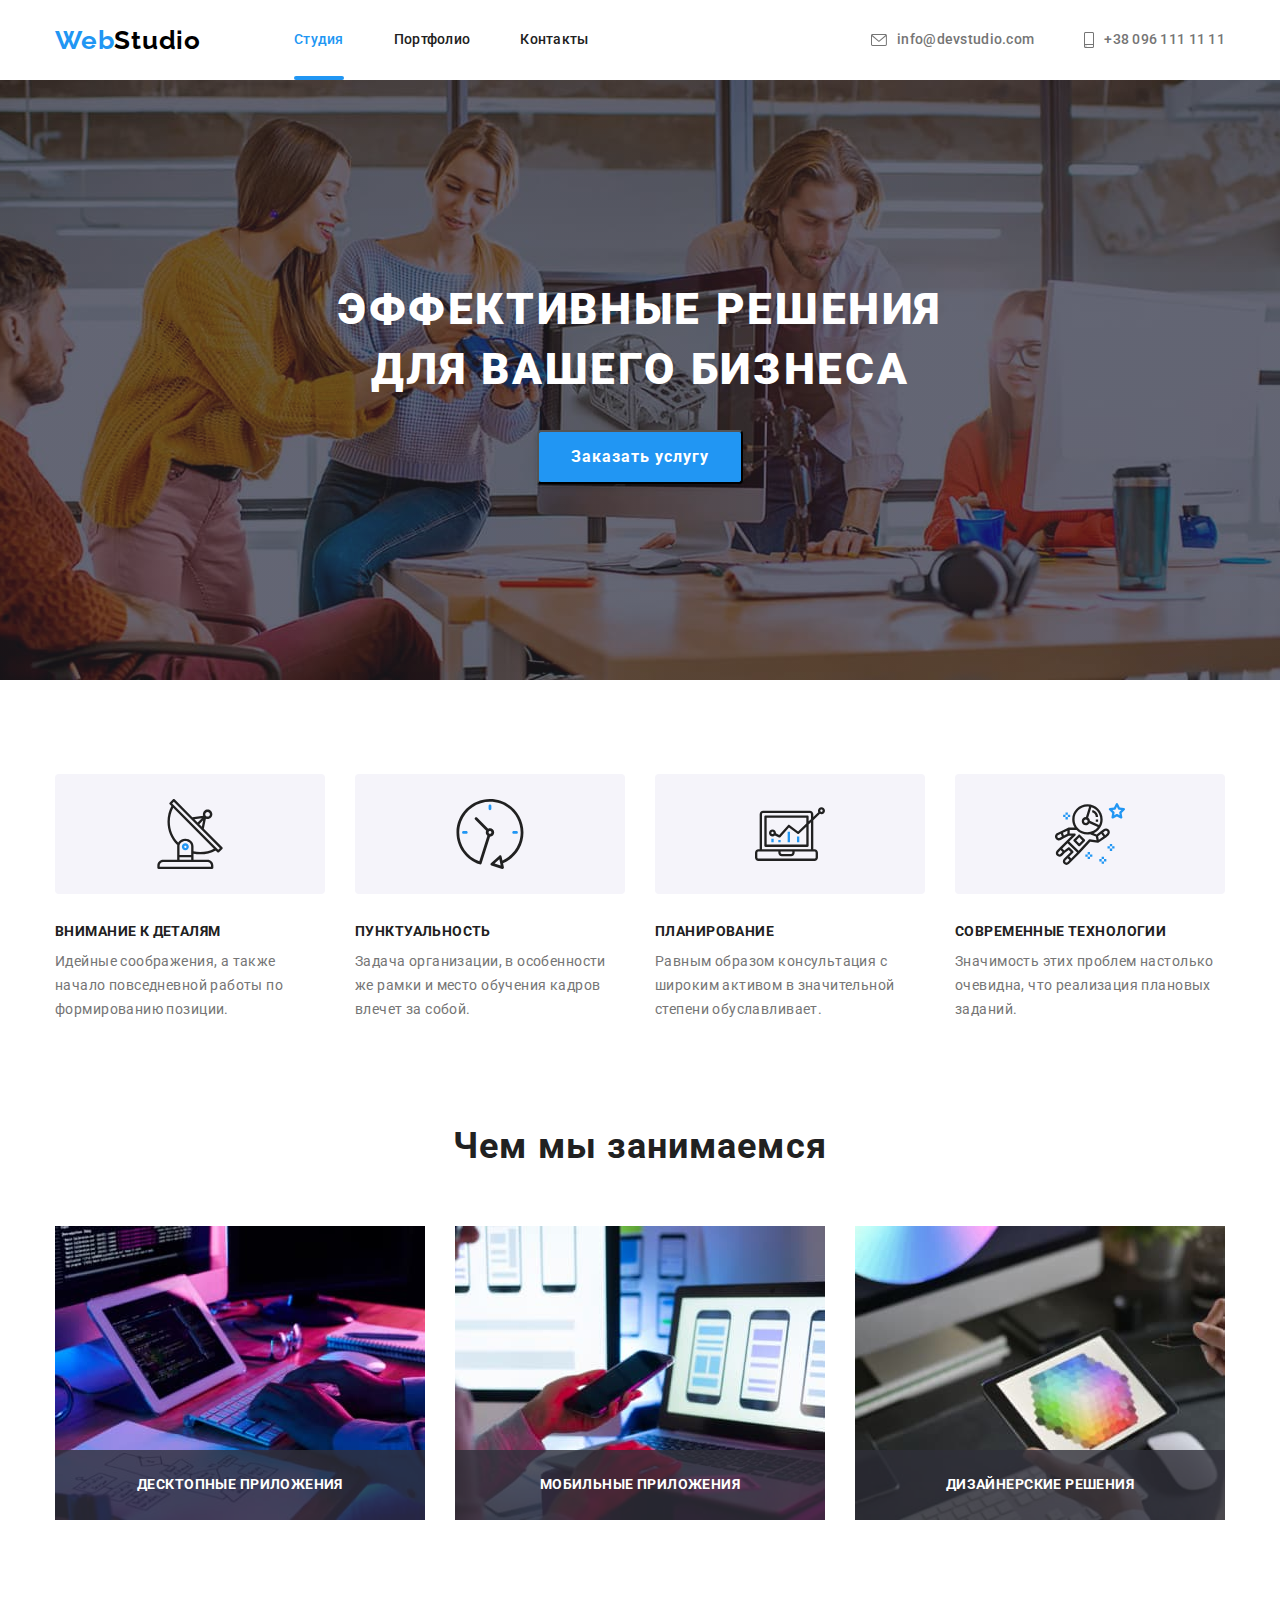
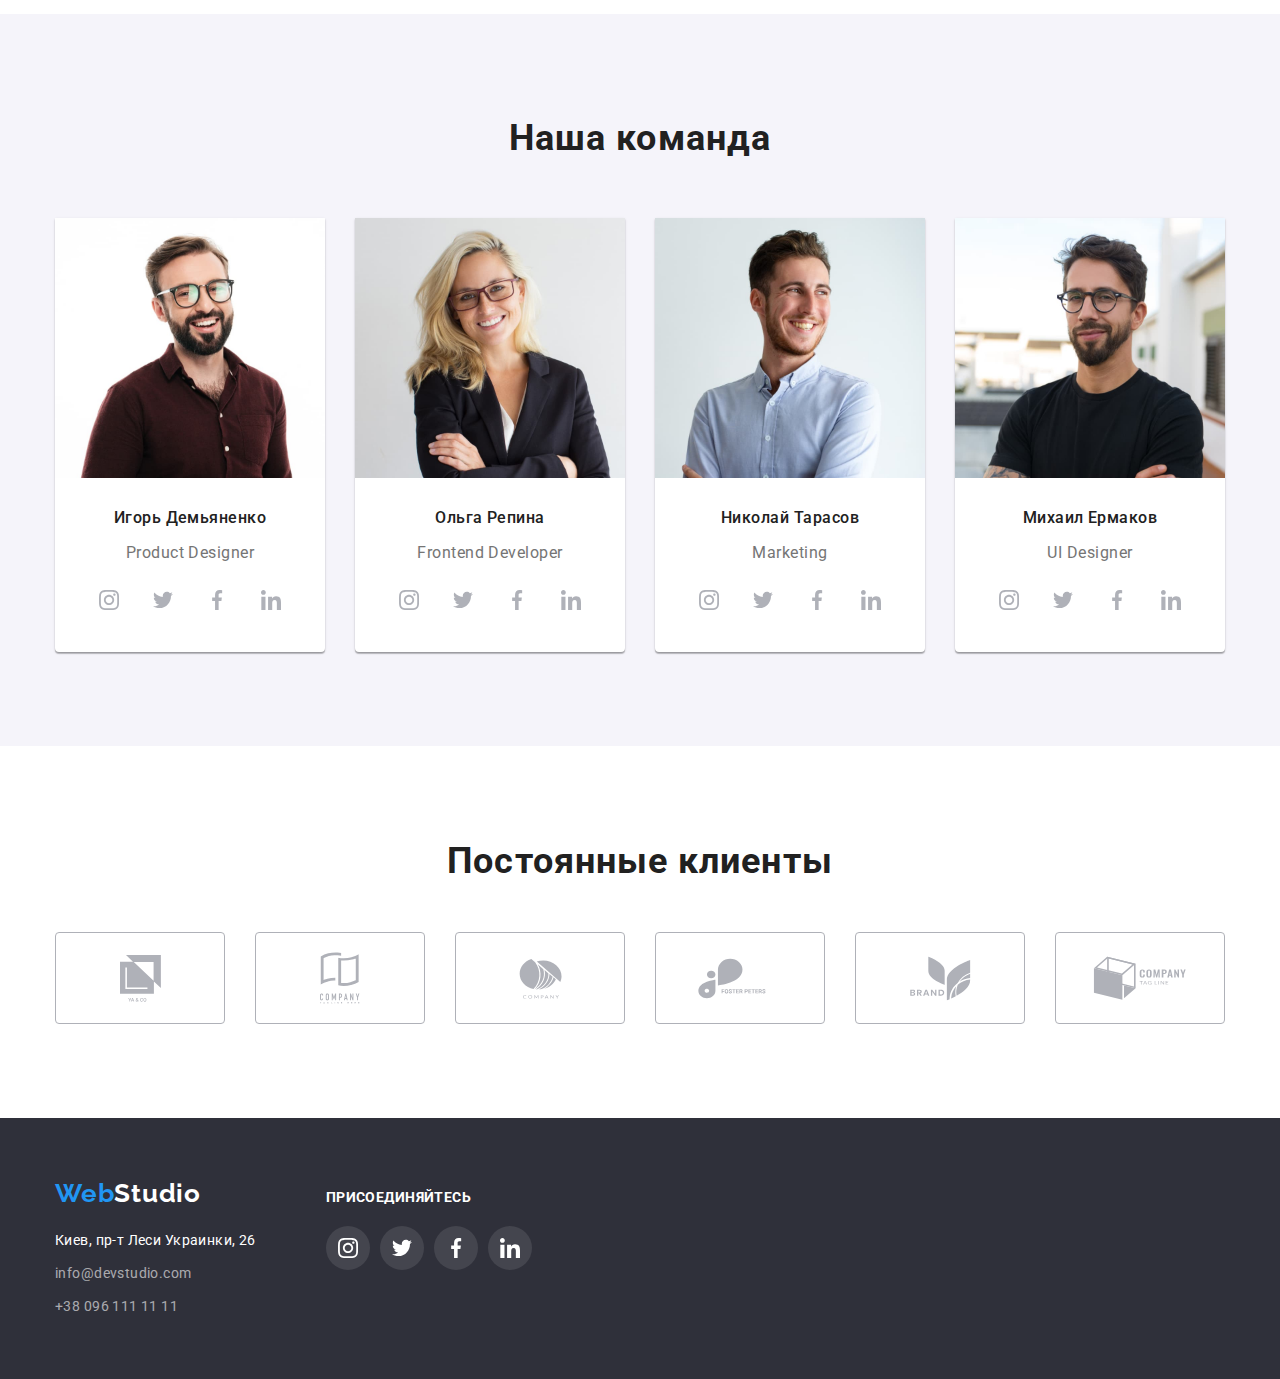
<file: index.html>
<!DOCTYPE html>
<html lang="en">
  <head>
    <meta charset="UTF-8" />
    <meta http-equiv="X-UA-Compatible" content="IE=edge" />
    <meta name="viewport" content="width=device-width, initial-scale=1.0" />
    <title>Document</title>
    <link
      rel="stylesheet"
      href="https://cdnjs.cloudflare.com/ajax/libs/modern-normalize/1.1.0/modern-normalize.min.css"
      integrity="sha512-wpPYUAdjBVSE4KJnH1VR1HeZfpl1ub8YT/NKx4PuQ5NmX2tKuGu6U/JRp5y+Y8XG2tV+wKQpNHVUX03MfMFn9Q=="
      crossorigin="anonymous"
      referrerpolicy="no-referrer"
    />
    <link rel="preconnect" href="https://fonts.googleapis.com" />
    <link rel="preconnect" href="https://fonts.gstatic.com" crossorigin />
    <link href="https://fonts.googleapis.com/css2?family=Raleway:wght@700&family=Roboto:wght@400;500;700;900&display=swap" rel="stylesheet" />
    <link rel="stylesheet" href="https://cdnjs.cloudflare.com/ajax/libs/modern-normalize/1.1.0/modern-normalize.min.css" />
    <link rel="stylesheet" href="./css/styles.css" />
  </head>
  <body class="body">
    <!-- шапка -->
    <header class="header-index">
      <div class="container head-content-index">
        <nav class="header-navigation">
          <a href="./index.html" class="heder-logo-stydio link logo"><span class="heder-logo-web logo">Web</span>Studio</a>
          <ul class="heder-nav-list list">
            <li class="heder-nav-item"><a href="./index.html" class="heder-nav-link link current">Студия</a></li>
            <li class="heder-nav-item"><a href="./portfolio.html" class="heder-nav-link link">Портфолио</a></li>
            <li class="heder-nav-item"><a href="" class="heder-nav-link link">Контакты</a></li>
          </ul>
        </nav>
        <ul class="heder-contacts-list list">
          <li class="heder-contacts-item">
            <a href="mailto:info@devstudio.com" class="heder-contacts-link link">
              <svg class="heder-contacts-icon" width="16" height="12">
                <use href="./images/icons.svg#icon-emeil"></use>
              </svg>
              info@devstudio.com</a
            >
          </li>
          <li class="heder-contacts-item">
            <a href="tel:+380961111111" class="heder-contacts-link link"
              ><svg class="heder-contacts-icon" width="10" height="16">
                <use href="./images/icons.svg#icon-smartphone"></use>
              </svg>
              +38 096 111 11 11</a
            >
          </li>
        </ul>
      </div>
    </header>
    <main>
      <!--Прев'ю сайту-->
      <section class="hero hero-background">
        <div class="container">
          <h1 class="hero-title">Эффективные решения для вашего бизнеса</h1>
          <button type="button" class="hero-button" data-modal-open>Заказать услугу</button>
        </div>
      </section>
      <!-- Переваги сайту -->
      <section class="advantage">
        <div class="container">
          <ul class="advantage-list list">
            <li class="advantage-list-item">
              <div class="advantage-list-rectangle">
                <svg class="advantage-list-rectangle-icon">
                  <use href="./images/icons.svg#icon-antenna"></use>
                </svg>
              </div>
              <h3 class="advantage-list-subtitle">Внимание к деталям</h3>
              <p class="advantage-list-text">Идейные соображения, а также начало повседневной работы по формированию позиции.</p>
            </li>
            <li class="advantage-list-item">
              <div class="advantage-list-rectangle">
                <svg class="advantage-list-rectangle-icon">
                  <use href="./images/icons.svg#icon-clock"></use>
                </svg>
              </div>
              <h3 class="advantage-list-subtitle">Пунктуальность</h3>
              <p class="advantage-list-text">Задача организации, в особенности же рамки и место обучения кадров влечет за собой.</p>
            </li>
            <li class="advantage-list-item">
              <div class="advantage-list-rectangle">
                <svg class="advantage-list-rectangle-icon">
                  <use href="./images/icons.svg#icon-diagram"></use>
                </svg>
              </div>
              <h3 class="advantage-list-subtitle">Планирование</h3>
              <p class="advantage-list-text">Равным образом консультация с широким активом в значительной степени обуславливает.</p>
            </li>
            <li class="advantage-list-item">
              <div class="advantage-list-rectangle">
                <svg class="advantage-list-rectangle-icon">
                  <use href="./images/icons.svg#icon-astronaut"></use>
                </svg>
              </div>
              <h3 class="advantage-list-subtitle">Современные технологии</h3>
              <p class="advantage-list-text">Значимость этих проблем настолько очевидна, что реализация плановых заданий.</p>
            </li>
          </ul>
        </div>
      </section>
      <!--Чим ми займаємось -->
      <section class="our-work">
        <div class="container">
          <h2 class="our-work-title">Чем мы занимаемся</h2>
          <ul class="our-work-list list">
            <li class="our-work-list-item">
              <div class="our-work-list-foto">
                <img src="./images/naborinfo.jpg" alt="Набор информации на клавиатуре" width="370" height="294" />
                <h3 class="our-work-list-text">Десктопные приложения</h3>
              </div>
            </li>
            <li class="our-work-list-item">
              <div class="our-work-list-foto">
                <img src="./images/podborstylia.jpg" alt="Разработка на ноутбуке мобильных интерфейсов" width="370" height="294" />
                <h3 class="our-work-list-text">Мобильные приложения</h3>
              </div>
            </li>
            <li class="our-work-list-item">
              <div class="our-work-list-foto">
                <img src="./images/proverkairaskraska.jpg" alt="Цветовая гамма на планшете" width="370" height="294" />
                <h3 class="our-work-list-text">Дизайнерские решения</h3>
              </div>
            </li>
          </ul>
        </div>
      </section>
      <!-- Склад команди  -->
      <section class="team">
        <div class="container">
          <h2 class="team-title">Наша команда</h2>
          <ul class="team-list list">
            <li class="team-list-item">
              <div class="team-list-foto foto"><img src="./images/fotoigor.jpg" alt="Фото Игоря" width="270" height="260" /></div>
              <div class="team-list-abouttext">
                <h3 class="team-list-subtitle">Игорь Демьяненко</h3>
                <p lang="en" class="team-list-text">Product Designer</p>
                <ul class="team-list-icon list">
                  <li class="team-list-icon-item">
                    <a href="" class="team-list-icon-link link">
                      <svg class="team-icon" width="20" height="20">
                        <use href="./images/icons.svg#icon-instagram"></use>
                      </svg>
                    </a>
                  </li>
                  <li class="team-list-icon-item">
                    <a href="" class="team-list-icon-link link">
                      <svg class="team-icon" width="20" height="20">
                        <use href="./images/icons.svg#icon-twitter"></use>
                      </svg>
                    </a>
                  </li>
                  <li class="team-list-icon-item">
                    <a href="" class="team-list-icon-link link">
                      <svg class="team-icon" width="20" height="20">
                        <use href="./images/icons.svg#icon-facebook"></use>
                      </svg>
                    </a>
                  </li>
                  <li class="team-list-icon-item">
                    <a href="" class="team-list-icon-link link">
                      <svg class="team-icon" width="20" height="20">
                        <use href="./images/icons.svg#icon-linkedin"></use>
                      </svg>
                    </a>
                  </li>
                </ul>
              </div>
            </li>
            <li class="team-list-item">
              <div class="team-list-foto foto"><img src="./images/fotoolga.jpg" alt="Фото Ольги" width="270" height="260" /></div>
              <div class="team-list-abouttext">
                <h3 class="team-list-subtitle">Ольга Репина</h3>
                <p lang="en" class="team-list-text">Frontend Developer</p>
                <ul class="team-list-icon list">
                  <li class="team-list-icon-item">
                    <a href="" class="team-list-icon-link link">
                      <svg class="team-icon" width="20" height="20">
                        <use href="./images/icons.svg#icon-instagram"></use>
                      </svg>
                    </a>
                  </li>
                  <li class="team-list-icon-item">
                    <a href="" class="team-list-icon-link link">
                      <svg class="team-icon" width="20" height="20">
                        <use href="./images/icons.svg#icon-twitter"></use>
                      </svg>
                    </a>
                  </li>
                  <li class="team-list-icon-item">
                    <a href="" class="team-list-icon-link link">
                      <svg class="team-icon" width="20" height="20">
                        <use href="./images/icons.svg#icon-facebook"></use>
                      </svg>
                    </a>
                  </li>
                  <li class="team-list-icon-item">
                    <a href="" class="team-list-icon-link link">
                      <svg class="team-icon" width="20" height="20">
                        <use href="./images/icons.svg#icon-linkedin"></use>
                      </svg>
                    </a>
                  </li>
                </ul>
              </div>
            </li>
            <li class="team-list-item">
              <div class="team-list-foto foto"><img src="./images/fotonicolay.jpg" alt="Фото Николая" width="270" height="260" /></div>
              <div class="team-list-abouttext">
                <h3 class="team-list-subtitle">Николай Тарасов</h3>
                <p lang="en" class="team-list-text">Marketing</p>
                <ul class="team-list-icon list">
                  <li class="team-list-icon-item">
                    <a href="" class="team-list-icon-link link">
                      <svg class="team-icon" width="20" height="20">
                        <use href="./images/icons.svg#icon-instagram"></use>
                      </svg>
                    </a>
                  </li>
                  <li class="team-list-icon-item">
                    <a href="" class="team-list-icon-link link">
                      <svg class="team-icon" width="20" height="20">
                        <use href="./images/icons.svg#icon-twitter"></use>
                      </svg>
                    </a>
                  </li>
                  <li class="team-list-icon-item">
                    <a href="" class="team-list-icon-link link">
                      <svg class="team-icon" width="20" height="20">
                        <use href="./images/icons.svg#icon-facebook"></use>
                      </svg>
                    </a>
                  </li>
                  <li class="team-list-icon-item">
                    <a href="" class="team-list-icon-link link">
                      <svg class="team-icon" width="20" height="20">
                        <use href="./images/icons.svg#icon-linkedin"></use>
                      </svg>
                    </a>
                  </li>
                </ul>
              </div>
            </li>
            <li class="team-list-item">
              <div class="team-list-foto foto"><img src="./images/fotomisha.jpg" alt="Фото Михаила" width="270" height="260" /></div>
              <div class="team-list-abouttext">
                <h3 class="team-list-subtitle">Михаил Ермаков</h3>
                <p lang="en" class="team-list-text">UI Designer</p>
                <ul class="team-list-icon list">
                  <li class="team-list-icon-item">
                    <a href="" class="team-list-icon-link link">
                      <svg class="team-icon" width="20" height="20">
                        <use href="./images/icons.svg#icon-instagram"></use>
                      </svg>
                    </a>
                  </li>
                  <li class="team-list-icon-item">
                    <a href="" class="team-list-icon-link link">
                      <svg class="team-icon" width="20" height="20">
                        <use href="./images/icons.svg#icon-twitter"></use>
                      </svg>
                    </a>
                  </li>
                  <li class="team-list-icon-item">
                    <a href="" class="team-list-icon-link link">
                      <svg class="team-icon" width="20" height="20">
                        <use href="./images/icons.svg#icon-facebook"></use>
                      </svg>
                    </a>
                  </li>
                  <li class="team-list-icon-item">
                    <a href="" class="team-list-icon-link link">
                      <svg class="team-icon" width="20" height="20">
                        <use href="./images/icons.svg#icon-linkedin"></use>
                      </svg>
                    </a>
                  </li>
                </ul>
              </div>
            </li>
          </ul>
        </div>
      </section>
      <!-- Клиенты  -->
      <section class="clients">
        <div class="container">
          <h2 class="clients-title">Постоянные клиенты</h2>
          <ul class="clients-list list">
            <li class="clients-list-item">
              <a href="" class="clients-list-link link">
                <svg class="clients-list-link-icon" width="41" height="47">
                  <use href="./images/icons.svg#icon-group1"></use>
                </svg>
              </a>
            </li>
            <li class="clients-list-item">
              <a href="" class="clients-list-link link">
                <svg class="clients-list-link-icon" width="40" height="52">
                  <use href="./images/icons.svg#icon-group2"></use>
                </svg>
              </a>
            </li>
            <li class="clients-list-item">
              <a href="" class="clients-list-link link">
                <svg class="clients-list-link-icon" width="43" height="41">
                  <use href="./images/icons.svg#icon-group3"></use>
                </svg>
              </a>
            </li>
            <li class="clients-list-item">
              <a href="" class="clients-list-link link">
                <svg class="clients-list-link-icon" width="84" height="41">
                  <use href="./images/icons.svg#icon-group4"></use>
                </svg>
              </a>
            </li>
            <li class="clients-list-item">
              <a href="" class="clients-list-link link">
                <svg class="clients-list-link-icon" width="63" height="45">
                  <use href="./images/icons.svg#icon-group5"></use>
                </svg>
              </a>
            </li>
            <li class="clients-list-item">
              <a href="" class="clients-list-link link">
                <svg class="clients-list-link-icon" width="94" height="44">
                  <use href="./images/icons.svg#icon-group6"></use>
                </svg>
              </a>
            </li>
          </ul>
        </div>
      </section>
    </main>
    <!-- Підвал -->
    <footer class="footer">
      <div class="container foot-content">
        <div class="foot-content-addres">
          <a href="./index.html" class="footer-logo-stydio link logo"><span class="footer-logo-web logo">Web</span>Studio</a>
          <address>
            <ul class="footer-list list">
              <li class="footer-list-item">
                <a href="https://goo.gl/maps/xSZYq1oX6aC3uce56" target="_blank" rel="noreferrer noopener" class="footer-list-link-addres link"
                  >Киев, пр-т Леси Украинки, 26</a
                >
              </li>
              <li class="footer-list-item"><a href="mailto:info@devstudio.com" class="footer-contacts-link link">info@devstudio.com</a></li>
              <li class="footer-list-item"><a href="tel:+380961111111" class="footer-contacts-link link">+38 096 111 11 11</a></li>
            </ul>
          </address>
        </div>
        <div class="foot-content-socset">
          <h3 class="foot-content-socset-title">присоединяйтесь</h3>
          <ul class="foot-socset-list list">
            <li class="foot-socset-list-item">
              <a href="" class="foot-socset-list-item-link link">
                <svg class="foot-socset-icon" width="20" height="20">
                  <use href="./images/icons.svg#icon-instagram"></use>
                </svg>
              </a>
            </li>
            <li class="foot-socset-list-item">
              <a href="" class="foot-socset-list-item-link link">
                <svg class="foot-socset-icon" width="20" height="20">
                  <use href="./images/icons.svg#icon-twitter"></use>
                </svg>
              </a>
            </li>
            <li class="foot-socset-list-item">
              <a href="" class="foot-socset-list-item-link link">
                <svg class="foot-socset-icon" width="20" height="20">
                  <use href="./images/icons.svg#icon-facebook"></use>
                </svg>
              </a>
            </li>
            <li class="foot-socset-list-item">
              <a href="" class="foot-socset-list-item-link link">
                <svg class="foot-socset-icon" width="20" height="20">
                  <use href="./images/icons.svg#icon-linkedin"></use>
                </svg>
              </a>
            </li>
          </ul>
        </div>
      </div>
    </footer>
    <div class="backdrop is-hidden" data-modal>
      <div class="modal">
        <button type="button" class="modal-close" data-modal-close>
          <svg class="modal-close-x" width="18" height="18">
            <use href="./images/icons.svg#icon-vector_x"></use>
          </svg>
        </button>
      </div>
    </div>
    <script src="./js/modal.js"></script>
  </body>
</html>
</file>
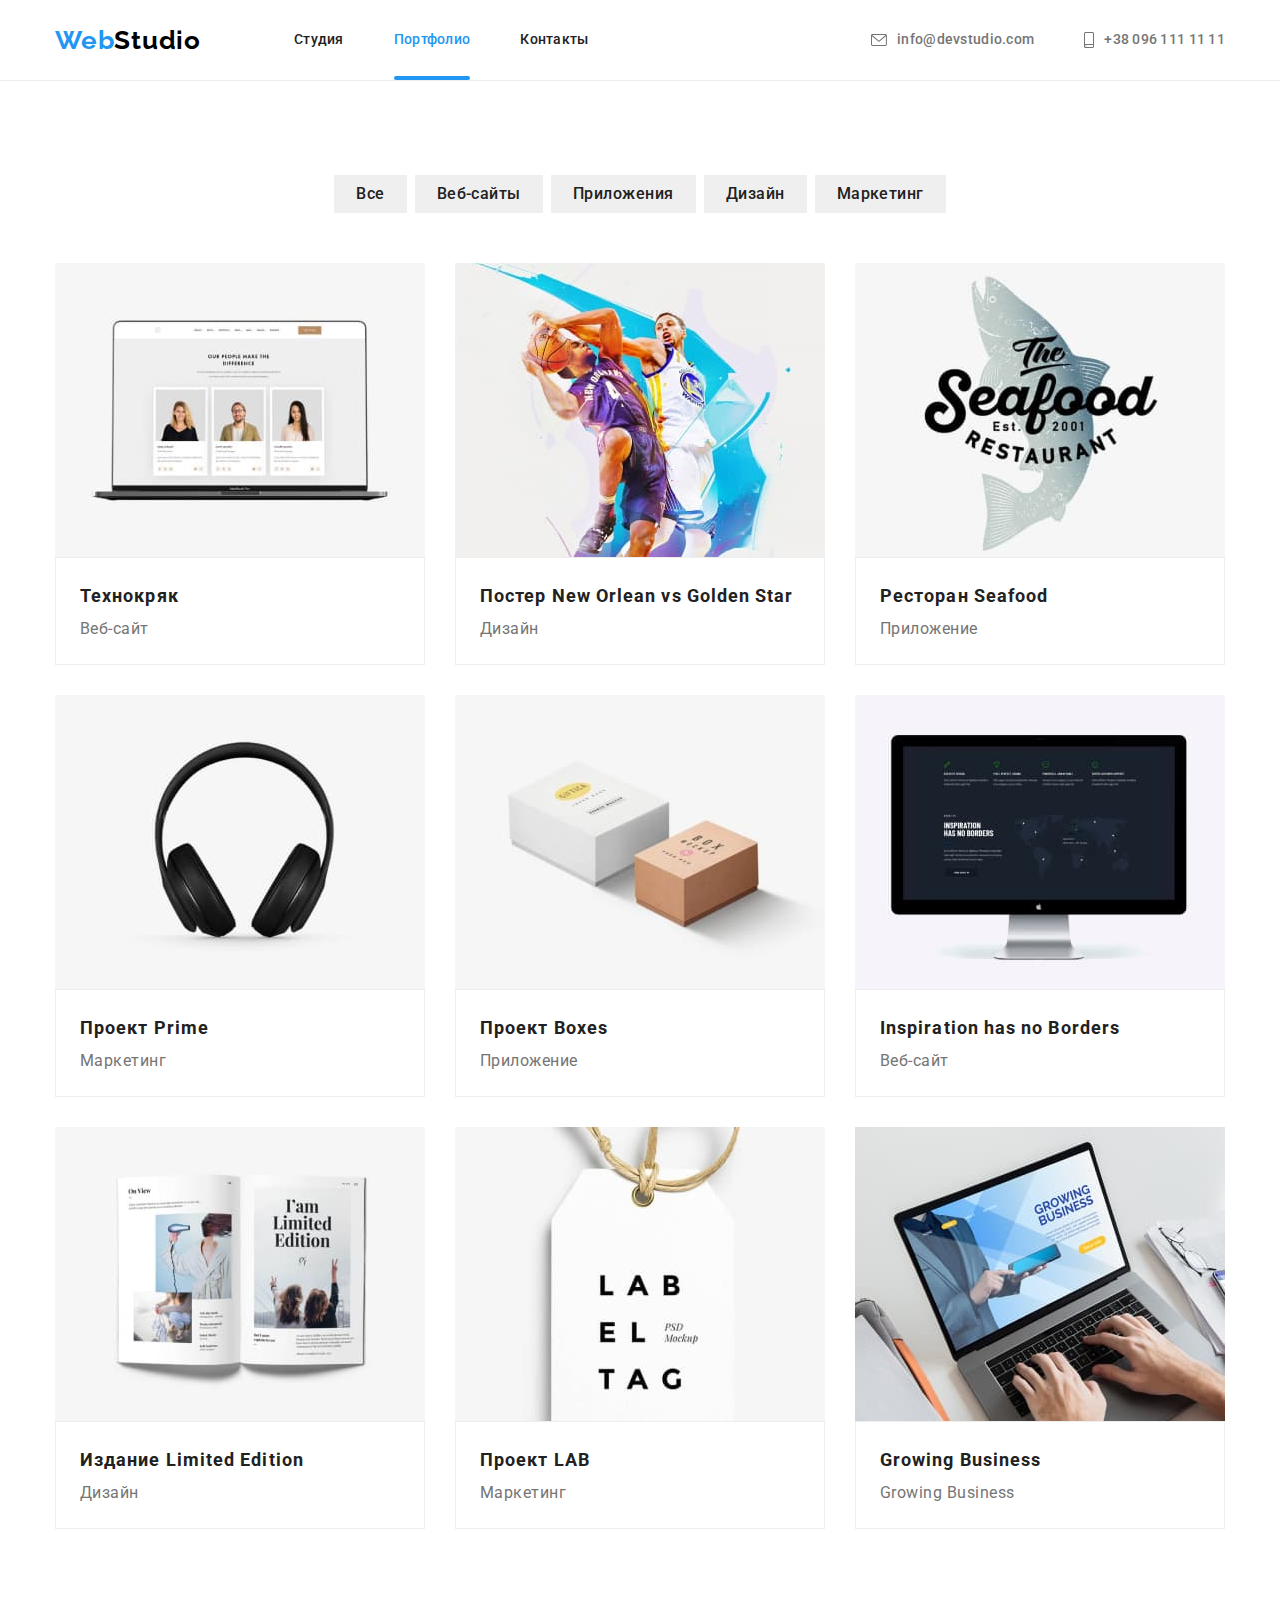
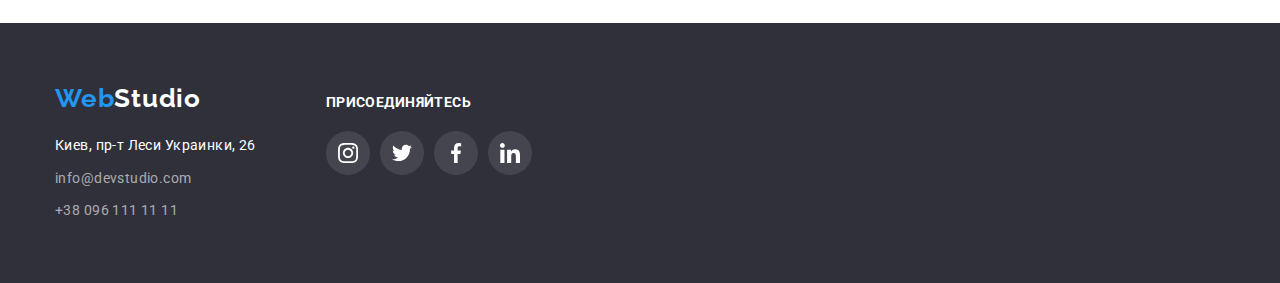
<file: portfolio.html>
<!DOCTYPE html>
<html lang="ru">
  <head>
    <meta charset="UTF-8" />
    <meta http-equiv="X-UA-Compatible" content="IE=edge" />
    <meta name="viewport" content="width=device-width, initial-scale=1.0" />
    <title>Document</title>
    <link
      rel="stylesheet"
      href="https://cdnjs.cloudflare.com/ajax/libs/modern-normalize/1.1.0/modern-normalize.min.css"
      integrity="sha512-wpPYUAdjBVSE4KJnH1VR1HeZfpl1ub8YT/NKx4PuQ5NmX2tKuGu6U/JRp5y+Y8XG2tV+wKQpNHVUX03MfMFn9Q=="
      crossorigin="anonymous"
      referrerpolicy="no-referrer"
    />
    <link rel="preconnect" href="https://fonts.googleapis.com" />
    <link rel="preconnect" href="https://fonts.gstatic.com" crossorigin />
    <link href="https://fonts.googleapis.com/css2?family=Raleway:wght@700&family=Roboto:wght@400;500;700;900&display=swap" rel="stylesheet" />
    <link rel="stylesheet" href="https://cdnjs.cloudflare.com/ajax/libs/modern-normalize/1.1.0/modern-normalize.min.css" />
    <link rel="stylesheet" href="./css/styles.css" />
  </head>
  <body class="body">
    <!-- шапка -->
    <header class="header">
      <div class="container head-content-index">
        <nav class="header-navigation">
          <a href="./index.html" class="heder-logo-stydio link logo"><span class="heder-logo-web logo">Web</span>Studio</a>
          <ul class="heder-nav-list list">
            <li class="heder-nav-item"><a href="./index.html" class="heder-nav-link link">Студия</a></li>
            <li class="heder-nav-item"><a href="./portfolio.html" class="heder-nav-link link current">Портфолио</a></li>
            <li class="heder-nav-item"><a href="" class="heder-nav-link link">Контакты</a></li>
          </ul>
        </nav>
        <ul class="heder-contacts-list list">
          <li class="heder-contacts-item">
            <a href="mailto:info@devstudio.com" class="heder-contacts-link link">
              <svg class="heder-contacts-icon" width="16" height="12">
                <use href="./images/icons.svg#icon-emeil"></use>
              </svg>
              info@devstudio.com</a
            >
          </li>
          <li class="heder-contacts-item">
            <a href="tel:+380961111111" class="heder-contacts-link link"
              ><svg class="heder-contacts-icon" width="10" height="16">
                <use href="./images/icons.svg#icon-smartphone"></use>
              </svg>
              +38 096 111 11 11</a
            >
          </li>
        </ul>
      </div>
    </header>
    <main>
      <!-- Фільтра та фото сторінки -->
      <section class="portfolio">
        <div class="container">
          <h1 class="hero-title-portfolio visually-hidden">Портфолио</h1>
          <h2 class="portfolio-title visually-hidden">Фильтр та фото портфолио</h2>
          <ul class="portfolio-list-btn list">
            <li class="portfolio-list-btn-item">
              <button type="button" class="portfolio-list-buton">Все</button>
            </li>
            <li class="portfolio-list-btn-item">
              <button type="button" class="portfolio-list-buton">Веб-сайты</button>
            </li>
            <li class="portfolio-list-btn-item">
              <button type="button" class="portfolio-list-buton">Приложения</button>
            </li>
            <li class="portfolio-list-btn-item">
              <button type="button" class="portfolio-list-buton">Дизайн</button>
            </li>
            <li class="portfolio-list-btn-item">
              <button type="button" class="portfolio-list-buton">Маркетинг</button>
            </li>
          </ul>
          <ul class="examples-list list">
            <li class="examples-list-item">
              <a href="" class="examples-list-link link">
                <div class="examples-list-foto">
                  <img src="./images/users.jpg" alt="Фото пользователей" width="370" height="294" />
                  <div class="examples-list-overlay">
                    <p class="examples-list-foto-text">
                      Технокряк это современная площадка распространения коронавируса. Компании используют эту платформу для цифрового шпионажа и атак
                      на защищённые сервера конкурентов.
                    </p>
                  </div>
                </div>
                <div class="examples-list-abouttext">
                  <h3 class="examples-list-subtitle">Технокряк</h3>
                  <p class="examples-list-text">Веб-сайт</p>
                </div>
              </a>
            </li>
            <li class="examples-list-item">
              <a href="" class="examples-list-link link">
                <div class="examples-list-foto">
                  <img src="./images/poster.jpg" alt="Два игрока баскетбола" width="370" height="294" />
                  <div class="examples-list-overlay">
                    <p class="examples-list-foto-text">
                      Технокряк это современная площадка распространения коронавируса. Компании используют эту платформу для цифрового шпионажа и атак
                      на защищённые сервера конкурентов.
                    </p>
                  </div>
                </div>
                <div class="examples-list-abouttext">
                  <h3 class="examples-list-subtitle">Постер New Orlean vs Golden Star</h3>
                  <p class="examples-list-text">Дизайн</p>
                </div>
              </a>
            </li>
            <li class="examples-list-item">
              <a href="" class="examples-list-link link">
                <div class="examples-list-foto">
                  <img src="./images/logorestaurant.jpg" alt="Логотип ресторана" width="370" height="294" />
                  <div class="examples-list-overlay">
                    <p class="examples-list-foto-text">
                      Технокряк это современная площадка распространения коронавируса. Компании используют эту платформу для цифрового шпионажа и атак
                      на защищённые сервера конкурентов.
                    </p>
                  </div>
                </div>
                <div class="examples-list-abouttext">
                  <h3 class="examples-list-subtitle">Ресторан Seafood</h3>
                  <p class="examples-list-text">Приложение</p>
                </div>
              </a>
            </li>
            <li class="examples-list-item">
              <a href="" class="examples-list-link link">
                <div class="examples-list-foto">
                  <img src="./images/headphone.jpg" alt="Наушники" width="370" height="294" />
                  <div class="examples-list-overlay">
                    <p class="examples-list-foto-text">
                      Технокряк это современная площадка распространения коронавируса. Компании используют эту платформу для цифрового шпионажа и атак
                      на защищённые сервера конкурентов.
                    </p>
                  </div>
                </div>
                <div class="examples-list-abouttext">
                  <h3 class="examples-list-subtitle">Проект Prime</h3>
                  <p class="examples-list-text">Маркетинг</p>
                </div>
              </a>
            </li>
            <li class="examples-list-item">
              <a href="" class="examples-list-link link">
                <div class="examples-list-foto">
                  <img src="./images/box.jpg" alt="Деревянная коробка" width="370" height="294" />
                  <div class="examples-list-overlay">
                    <p class="examples-list-foto-text">
                      Технокряк это современная площадка распространения коронавируса. Компании используют эту платформу для цифрового шпионажа и атак
                      на защищённые сервера конкурентов.
                    </p>
                  </div>
                </div>
                <div class="examples-list-abouttext">
                  <h3 class="examples-list-subtitle">Проект Boxes</h3>
                  <p class="examples-list-text">Приложение</p>
                </div>
              </a>
            </li>
            <li class="examples-list-item">
              <a href="" class="examples-list-link link">
                <div class="examples-list-foto">
                  <img src="./images/monitor.jpg" alt="Монитор" width="370" height="294" />
                  <div class="examples-list-overlay">
                    <p class="examples-list-foto-text">
                      Технокряк это современная площадка распространения коронавируса. Компании используют эту платформу для цифрового шпионажа и атак
                      на защищённые сервера конкурентов.
                    </p>
                  </div>
                </div>
                <div class="examples-list-abouttext">
                  <h3 lang="en" class="examples-list-subtitle">Inspiration has no Borders</h3>
                  <p class="examples-list-text">Веб-сайт</p>
                </div>
              </a>
            </li>
            <li class="examples-list-item">
              <a href="" class="examples-list-link link">
                <div class="examples-list-foto">
                  <img src="./images/book.jpg" alt="Книга" width="370" height="294" />
                  <div class="examples-list-overlay">
                    <p class="examples-list-foto-text">
                      Технокряк это современная площадка распространения коронавируса. Компании используют эту платформу для цифрового шпионажа и атак
                      на защищённые сервера конкурентов.
                    </p>
                  </div>
                </div>
                <div class="examples-list-abouttext">
                  <h3 class="examples-list-subtitle">Издание Limited Edition</h3>
                  <p class="examples-list-text">Дизайн</p>
                </div>
              </a>
            </li>
            <li class="examples-list-item">
              <a href="" class="examples-list-link link">
                <div class="examples-list-foto">
                  <img src="./images/tag.jpg" alt="Бирка" width="370" height="294" />
                  <div class="examples-list-overlay">
                    <p class="examples-list-foto-text">
                      Технокряк это современная площадка распространения коронавируса. Компании используют эту платформу для цифрового шпионажа и атак
                      на защищённые сервера конкурентов.
                    </p>
                  </div>
                </div>
                <div class="examples-list-abouttext">
                  <h3 class="examples-list-subtitle">Проект LAB</h3>
                  <p class="examples-list-text">Маркетинг</p>
                </div>
              </a>
            </li>
            <li class="examples-list-item">
              <a href="" class="examples-list-link link">
                <div class="examples-list-foto">
                  <img src="./images/laptop.jpg" alt="Ноутбук" width="370" height="294" />
                  <div class="examples-list-overlay">
                    <p class="examples-list-foto-text">
                      Технокряк это современная площадка распространения коронавируса. Компании используют эту платформу для цифрового шпионажа и атак
                      на защищённые сервера конкурентов.
                    </p>
                  </div>
                </div>
                <div class="examples-list-abouttext">
                  <h3 lang="en" class="examples-list-subtitle">Growing Business</h3>
                  <p lang="en" class="examples-list-text">Growing Business</p>
                </div>
              </a>
            </li>
          </ul>
        </div>
      </section>
    </main>
    <!-- Підвал -->
    <footer class="footer">
      <div class="container foot-content">
        <div class="foot-content-addres">
          <a href="./index.html" class="footer-logo-stydio link logo"><span class="footer-logo-web logo">Web</span>Studio</a>
          <address>
            <ul class="footer-list list">
              <li class="footer-list-item">
                <a href="https://goo.gl/maps/xSZYq1oX6aC3uce56" target="_blank" rel="noreferrer noopener" class="footer-list-link-addres link"
                  >Киев, пр-т Леси Украинки, 26</a
                >
              </li>
              <li class="footer-list-item"><a href="mailto:info@devstudio.com" class="footer-contacts-link link">info@devstudio.com</a></li>
              <li class="footer-list-item"><a href="tel:+380961111111" class="footer-contacts-link link">+38 096 111 11 11</a></li>
            </ul>
          </address>
        </div>
        <div class="foot-content-socset">
          <h3 class="foot-content-socset-title">присоединяйтесь</h3>
          <ul class="foot-socset-list list">
            <li class="foot-socset-list-item">
              <a href="" class="foot-socset-list-item-link link">
                <svg class="foot-socset-icon" width="20" height="20">
                  <use href="./images/icons.svg#icon-instagram"></use>
                </svg>
              </a>
            </li>
            <li class="foot-socset-list-item">
              <a href="" class="foot-socset-list-item-link link">
                <svg class="foot-socset-icon" width="20" height="20">
                  <use href="./images/icons.svg#icon-twitter"></use>
                </svg>
              </a>
            </li>
            <li class="foot-socset-list-item">
              <a href="" class="foot-socset-list-item-link link">
                <svg class="foot-socset-icon" width="20" height="20">
                  <use href="./images/icons.svg#icon-facebook"></use>
                </svg>
              </a>
            </li>
            <li class="foot-socset-list-item">
              <a href="" class="foot-socset-list-item-link link">
                <svg class="foot-socset-icon" width="20" height="20">
                  <use href="./images/icons.svg#icon-linkedin"></use>
                </svg>
              </a>
            </li>
          </ul>
        </div>
      </div>
    </footer>
  </body>
</html>
</file>
<file: css/styles.css>
:root {
  --primary-text-color: #757575;
  --title-text-color: #212121;
  --accent-color: #2196f3;
  --secondary-text-color: #ffffff;
  --set-gap: 30px;
}

/* ------------------ГОЛОВНІ СТИЛІ------------------- */
.body {
  color: var(--primary-text-color);
  font-family: Roboto, sans-serif;
  letter-spacing: 0.03em;
  font-size: 14px;
  line-height: 1.71;
}

h1,
h2,
h3,
h4,
h5,
h6,
p {
  margin: 0;
}

img {
  display: block;
  max-width: 100%;
}

.list {
  margin: 0;
  padding: 0;
  list-style: none;
}

.link {
  text-decoration: none;
}

.logo {
  font-family: Raleway, sans-serif;
  font-weight: 700;
  font-size: 26px;
  line-height: 1.19;
  letter-spacing: 0.03em;
}

.visually-hidden {
  position: absolute;
  width: 1px;
  height: 1px;
  margin: -1px;
  padding: 0;
  overflow: hidden;
  border: 0;
  clip: rect(0 0 0 0);
}

.container {
  margin-left: auto;
  margin-right: auto;
  width: 1200px;
  padding-left: 15px;
  padding-right: 15px;
}

.backdrop {
  position: fixed;
  top: 0;
  left: 0;
  width: 100vw;
  height: 100vh;
  background-color: rgba(0, 0, 0, 0.2);

  transition: opacity 250ms cubic-bezier(0.4, 0, 0.2, 1);
}

.backdrop.is-hidden {
  opacity: 0;
  pointer-events: none;
}

.modal {
  position: absolute;
  top: 50%;
  left: 50%;
  transform: translate(-50%, -50%);

  min-height: 528px;
  min-width: 581px;

  background-color: #ffffff;
  box-shadow: 0px 1px 3px rgba(0, 0, 0, 0.12), 0px 1px 1px rgba(0, 0, 0, 0.14), 0px 2px 1px rgba(0, 0, 0, 0.2);
  border-radius: 4px;
}

.modal-close {
  position: absolute;
  right: 8px;
  top: 8px;

  cursor: pointer;
  display: flex;
  align-items: center;
  justify-content: center;
  width: 30px;
  height: 30px;
  border: 1px solid rgba(0, 0, 0, 0.1);
  border-radius: 50%;

  background-color: #ffffff;
}

/* -------------------------Logo------------------ */
/* -----------------СТИЛІ INDEX.HTML-------------- */
/* --------------------header--------------------- */
.header-index {
  background-color: #ffffff;
}

.header {
  background-color: #ffffff;
  border-bottom: 1px solid #ececec;
}

.head-content-index {
  display: flex;
}

.header-navigation {
  display: flex;
  align-items: center;
}

.heder-logo-web {
  color: var(--accent-color);
}

.heder-logo-stydio {
  color: #000000;
}

.heder-nav-list {
  display: flex;
  margin-left: 93px;
}

.heder-nav-item + .heder-nav-item {
  margin-left: 50px;
}

.heder-nav-link {
  position: relative;
  display: block;
  padding-top: 32px;
  padding-bottom: 32px;

  font-weight: 500;
  font-size: 14px;
  line-height: 1.14;
  letter-spacing: 0.02em;
  color: #212121;
  transition: color 250ms cubic-bezier(0.4, 0, 0.2, 1), opacity 250ms cubic-bezier(0.4, 0, 0.2, 1);
}

.heder-nav-link:hover,
.heder-nav-link:focus {
  color: var(--accent-color);
  opacity: 1;
}

.heder-nav-link.current {
  color: var(--accent-color);
}

.current::after {
  display: block;
  position: absolute;
  content: '';
  width: 100%;
  height: 4px;
  bottom: 0;
  opacity: 1;

  background-color: #2196f3;
  border-radius: 2px;
}

.heder-contacts-list {
  display: flex;
  margin-left: auto;
  align-items: center;
}

.heder-contacts-item + .heder-contacts-item {
  margin-left: 50px;
}

.heder-contacts-link {
  display: flex;
  align-items: center;
  padding-top: 32px;
  padding-bottom: 32px;

  font-weight: 500;
  font-size: 14px;
  line-height: 1.14;
  letter-spacing: 0.02em;
  color: #757575;

  transition: color 250ms cubic-bezier(0.4, 0, 0.2, 1);
}

.heder-contacts-link:hover,
.heder-contacts-link:focus {
  color: var(--accent-color);
  fill: currentColor;
}

.heder-contacts-icon {
  margin-right: 10px;
  fill: currentColor;
}

/* ------------------------main-------------------- */
/* ---------------hero(Прев'ю сайту)--------------- */
.hero {
  padding-top: 200px;
  padding-bottom: 200px;
  text-align: center;
  background-color: #c4c4c4;
}

.hero-background {
  max-width: 1600px;
  max-height: 600px;
  margin-left: auto;
  margin-right: auto;
  background-image: linear-gradient(to right, rgba(47, 48, 58, 0.4), rgba(47, 48, 58, 0.4)), url(../images/herobgrnd.jpg);
  background-position: center;
  background-size: cover;
}

.hero-title {
  width: 696px;
  margin: auto;
  margin-bottom: 30px;
  font-weight: 900;
  font-size: 44px;
  line-height: 1.36;
  letter-spacing: 0.06em;
  text-transform: uppercase;
  color: #ffffff;
}

.hero-button {
  padding: 10px 32px;
  font-weight: 700;
  font-size: 16px;
  line-height: 1.87;
  letter-spacing: 0.06em;
  color: var(--secondary-text-color);
  background-color: var(--accent-color);
  cursor: pointer;
  box-shadow: 0px 4px 4px rgba(0, 0, 0, 0.15);
  border-radius: 4px;
}

/* ---------advantage(Переваги сайту)-------------- */
.advantage {
  padding-top: 94px;
  padding-bottom: 47px;
}

.advantage-list {
  display: flex;
  margin-left: calc(-1 * var(--set-gap));
}

.advantage-list-rectangle {
  width: 270px;
  height: 120px;
  background: #f5f4fa;
  border-radius: 4px;
  margin-bottom: 30px;
  display: flex;
  align-items: center;
  justify-content: center;
}

.advantage-list-rectangle-icon {
  width: 70px;
  height: 70px;
}

.advantage-list-item {
  flex-basis: calc(100% / 4 - var(--set-gap));
  margin-left: var(--set-gap);
}

.advantage-list-subtitle {
  margin-bottom: 10px;
  font-weight: 700;
  font-size: 14px;
  line-height: 1.14;
  letter-spacing: 0.03em;
  text-transform: uppercase;
  color: var(--title-text-color);
}

.advantage-list-text {
  margin-bottom: 0;
  font-size: 14px;
  line-height: 1.71;
  letter-spacing: 0.03em;
  color: var(--primary-text-color);
}

/* ---------our-work(Чим ми займаємось)------------ */
.our-work {
  text-align: center;
  padding-top: 47px;
  padding-bottom: 94px;
}

.our-work-title {
  margin-bottom: 50px;
  font-weight: 700;
  font-size: 36px;
  line-height: 1.67;
  text-align: center;
  letter-spacing: 0.03em;
  color: var(--title-text-color);
}

.our-work-list {
  display: flex;
  margin-left: calc(-1 * var(--set-gap));
}

.our-work-list-item {
  flex-basis: calc(100% / 3 - var(--set-gap));
  margin-left: var(--set-gap);
}

.our-work-list-foto {
  position: relative;
}

.our-work-list-text {
  position: absolute;
  bottom: 0;
  left: 0;
  width: 100%;

  padding-top: 27px;
  padding-bottom: 27px;

  font-weight: bold;
  font-size: 14px;
  line-height: 1.14;
  text-align: center;
  letter-spacing: 0.03em;
  text-transform: uppercase;

  color: #ffffff;
  background: rgba(47, 48, 58, 0.8);
}

/* -------------team(Склад команди)----------------- */
.team {
  background-color: #f5f4fa;
  padding-top: 94px;
  padding-bottom: 94px;
}

.team-title {
  margin-bottom: 50px;
  font-weight: 700;
  font-size: 36px;
  line-height: 1.67;
  text-align: center;
  letter-spacing: 0.03em;
  color: var(--title-text-color);
}

.team-list {
  display: flex;
  margin-left: calc(-1 * var(--set-gap));
}

.team-list-item {
  background-color: #ffffff;
  text-align: center;
  box-shadow: 0px 1px 3px rgba(0, 0, 0, 0.12), 0px 1px 1px rgba(0, 0, 0, 0.14), 0px 2px 1px rgba(0, 0, 0, 0.2);
  border-radius: 0px 0px 4px 4px;
  flex-basis: calc(100% / 4 - var(--set-gap));
  margin-left: var(--set-gap);
}

.team-list-abouttext {
  padding-top: 30px;
  padding-bottom: 30px;
}

.team-list-subtitle {
  margin-bottom: 16px;
  font-weight: 500;
  font-size: 16px;
  line-height: 1.19;
  letter-spacing: 0.03em;
  color: var(--title-text-color);
}

.team-list-text {
  margin-bottom: 16px;
  font-size: 16px;
  line-height: 1.19;
  letter-spacing: 0.03em;
  color: var(--primary-text-color);
}

.team-list-icon {
  display: flex;
  justify-content: center;
}

.team-list-icon-item {
  width: 44px;
  height: 44px;
}

.team-list-icon-item:not(:last-child) {
  margin-right: 10px;
}

.team-list-icon-link {
  width: 100%;
  height: 100%;
  display: flex;
  align-items: center;
  justify-content: center;
  border-radius: 50%;
  fill: #afb1b8;

  transition: background-color 250ms cubic-bezier(0.4, 0, 0.2, 1), fill 250ms cubic-bezier(0.4, 0, 0.2, 1);
}

.team-list-icon-link:focus,
.team-list-icon-link:hover,
.team-list-icon-link:focus.team-icon,
.team-list-icon-link:hover.team-icon {
  background-color: var(--accent-color);
  fill: #ffffff;
}

/* --------------------Клиенты -------------------- */
.clients {
  padding-top: 94px;
  padding-bottom: 94px;
}

.clients-title {
  margin-bottom: 50px;
  font-weight: 700;
  font-size: 36px;
  line-height: 1.17;
  text-align: center;
  letter-spacing: 0.03em;

  color: var(--title-text-color);
}

.clients-list {
  display: flex;
  justify-content: center;
}

.clients-list-item {
  width: 170px;
  height: 92px;
  border: 1px solid #afb1b8;
  border-radius: 4px;
  margin-right: 30px;

  transition: border 250ms cubic-bezier(0.4, 0, 0.2, 1);
}

.clients-list-item:last-child {
  margin-right: 0;
}

.clients-list-link {
  width: 100%;
  height: 100%;
  display: flex;
  justify-content: center;
  align-items: center;
  fill: #afb1b8;
}

.clients-list-link .clients-list-link-icon,
.clients-list-link .clients-list-link-icon {
  transition: fill 250ms cubic-bezier(0.4, 0, 0.2, 1);
}

.clients-list-item:hover,
.clients-list-item:focus,
.clients-list-link:hover .clients-list-link-icon,
.clients-list-link:focus .clients-list-link-icon {
  fill: var(--accent-color);
}

.clients-list-item:hover,
.clients-list-item:focus {
  border: 1px solid var(--accent-color);
}

/* --------------------footer--------------------- */
/* --------------------Підвал--------------------- */
.footer {
  background-color: #2f303a;
  padding-top: 60px;
  padding-bottom: 60px;
}

.foot-content {
  display: flex;
  align-items: baseline;
}

.foot-content-addres {
  margin-right: 70px;
}

.footer-logo-web {
  color: var(--accent-color);
}

.footer-logo-stydio {
  color: #ffffff;
  display: block;
  margin-bottom: 20px;
}

.footer-list-item:not(:last-child) {
  margin-bottom: 9px;
}

.footer-list-link-addres {
  font-size: 14px;
  line-height: 1.71;
  letter-spacing: 0.03em;
  font-style: normal;
  color: #ffffff;

  transition: color 250ms cubic-bezier(0.4, 0, 0.2, 1);
}

.footer-list-link-addres:hover,
.footer-list-link-addres:focus {
  color: var(--accent-color);
}

.footer-contacts-link {
  display: block;
  font-size: 14px;
  line-height: 1.71;
  letter-spacing: 0.03em;
  font-style: normal;
  color: rgba(255, 255, 255, 0.6);

  transition: color 250ms cubic-bezier(0.4, 0, 0.2, 1);
}

.footer-contacts-link:hover,
.footer-contacts-link:focus {
  color: var(--accent-color);
}

.foot-content-socset-title {
  margin-bottom: 20px;
  font-weight: 700;
  font-size: 14px;
  line-height: 1.14;
  letter-spacing: 0.03em;
  text-transform: uppercase;
  color: #ffffff;
}

.foot-socset-list {
  display: flex;
  justify-content: center;
}

.foot-socset-list-item {
  width: 44px;
  height: 44px;
}

.foot-socset-list-item:not(:last-child) {
  margin-right: 10px;
}

.foot-socset-list-item-link {
  width: 100%;
  height: 100%;
  display: flex;
  align-items: center;
  justify-content: center;
  border-radius: 50%;
  fill: #ffffff;
  background-color: rgba(255, 255, 255, 0.1);

  transition: background-color 250ms cubic-bezier(0.4, 0, 0.2, 1);
}

.foot-socset-list-item-link:focus,
.foot-socset-list-item-link:hover {
  background-color: var(--accent-color);
}

/* ---------СТИЛЫ ДЛЯ portfolio.html-------------- */
/* ---------Фільтра та фото сторінки-------------- */

.portfolio {
  padding-top: 94px;
  padding-bottom: 94px;
}

.portfolio-list-btn {
  display: flex;
  justify-content: center;
  margin-bottom: 50px;
}

.portfolio-list-btn-item:not(:last-child) {
  margin-right: 8px;
}

.portfolio-list-buton {
  padding: 6px 22px;
  font-weight: 500;
  font-size: 16px;
  line-height: 1.62;
  letter-spacing: 0.03em;
  color: var(--title-text-color);
  cursor: pointer;
  border: none;

  transition: color 250ms cubic-bezier(0.4, 0, 0.2, 1), background-color 250ms cubic-bezier(0.4, 0, 0.2, 1),
    box-shadow 250ms cubic-bezier(0.4, 0, 0.2, 1);
}

.portfolio-list-buton:hover,
.portfolio-list-buton:focus {
  color: var(--secondary-text-color);
  background-color: var(--accent-color);
  box-shadow: 0px 1px 1px rgba(0, 0, 0, 0.12), 0px 4px 4px rgba(0, 0, 0, 0.06), 1px 4px 6px rgba(0, 0, 0, 0.16);
}

.examples-list {
  display: flex;
  flex-wrap: wrap;
  margin-bottom: -30px;
  margin-right: -30px;
}

.examples-list-item {
  flex-basis: calc(100% / 3 - var(--set-gap));
  margin-bottom: var(--set-gap);
  margin-right: var(--set-gap);
  background: #ffffff;
}

.examples-list-foto {
  position: relative;
  overflow: hidden;
}

.examples-list-overlay {
  position: absolute;
  top: 0;
  left: 0;
  width: 100%;
  height: 100%;
  background-color: rgba(33, 150, 243, 0.9);

  transform: translateY(100%);
  transition: transform 250ms cubic-bezier(0.4, 0, 0.2, 1);
}

.examples-list-link:hover .examples-list-overlay {
  transform: translateY(0);
}

.examples-list-foto-text {
  display: block;
  top: 0;
  left: 0;
  position: absolute;
  padding: 63px 24px;

  font-size: 18px;
  line-height: 1.56;
  letter-spacing: 0.03em;

  color: #ffffff;
}

/* .examples-list-link:hover .examples-list-foto-text {
  opacity: 1;
} */

.examples-list-link {
  display: block;
  transition: box-shadow 250ms cubic-bezier(0.4, 0, 0.2, 1);
}

.examples-list-link:hover,
.examples-list-link:focus {
  box-shadow: 0px 1px 1px rgba(0, 0, 0, 0.12), 0px 4px 4px rgba(0, 0, 0, 0.06), 1px 4px 6px rgba(0, 0, 0, 0.16);
}

.examples-list-abouttext {
  padding: 20px 24px;
  border: 1px solid #eeeeee;
}

.examples-list-subtitle {
  font-weight: 700;
  font-size: 18px;
  line-height: 2;
  letter-spacing: 0.06em;
  color: var(--title-text-color);
}
.examples-list-text {
  font-size: 16px;
  line-height: 1.87;
  letter-spacing: 0.03em;
  color: var(--primary-text-color);
}
</file>
